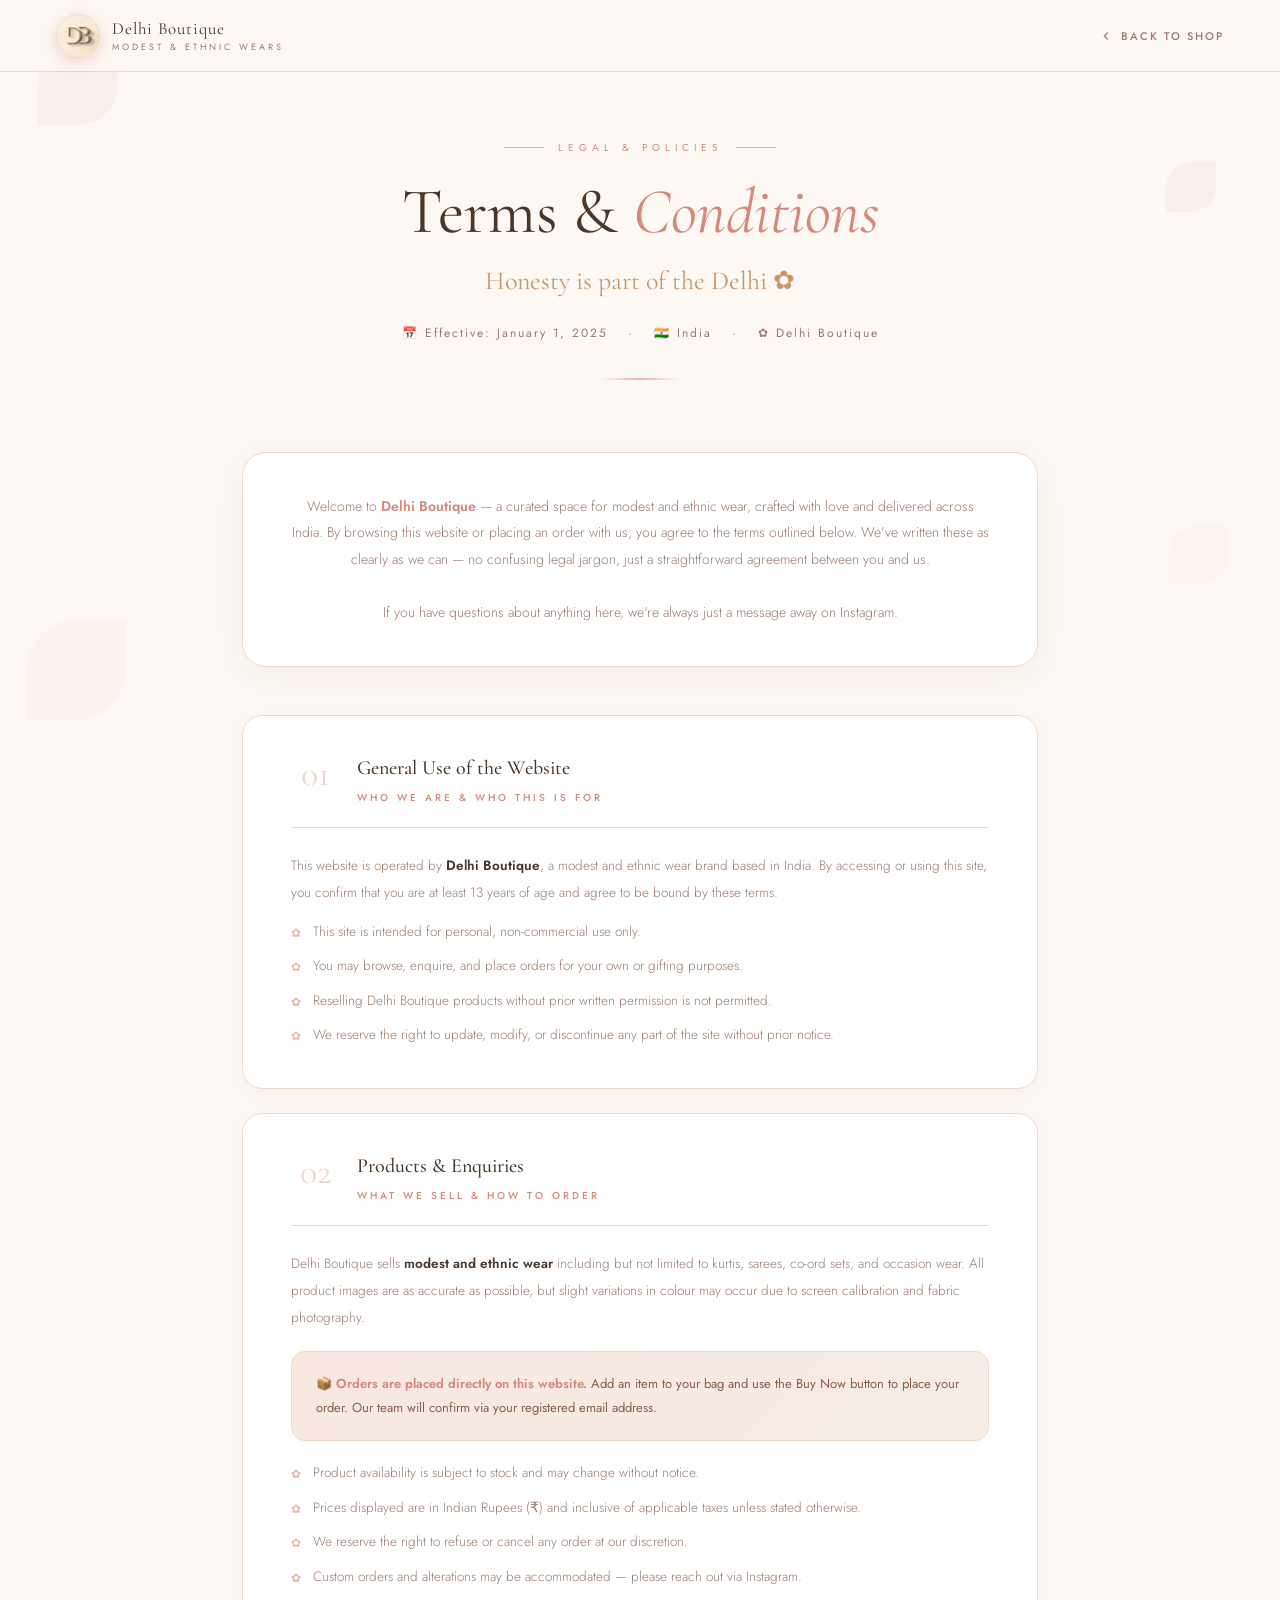
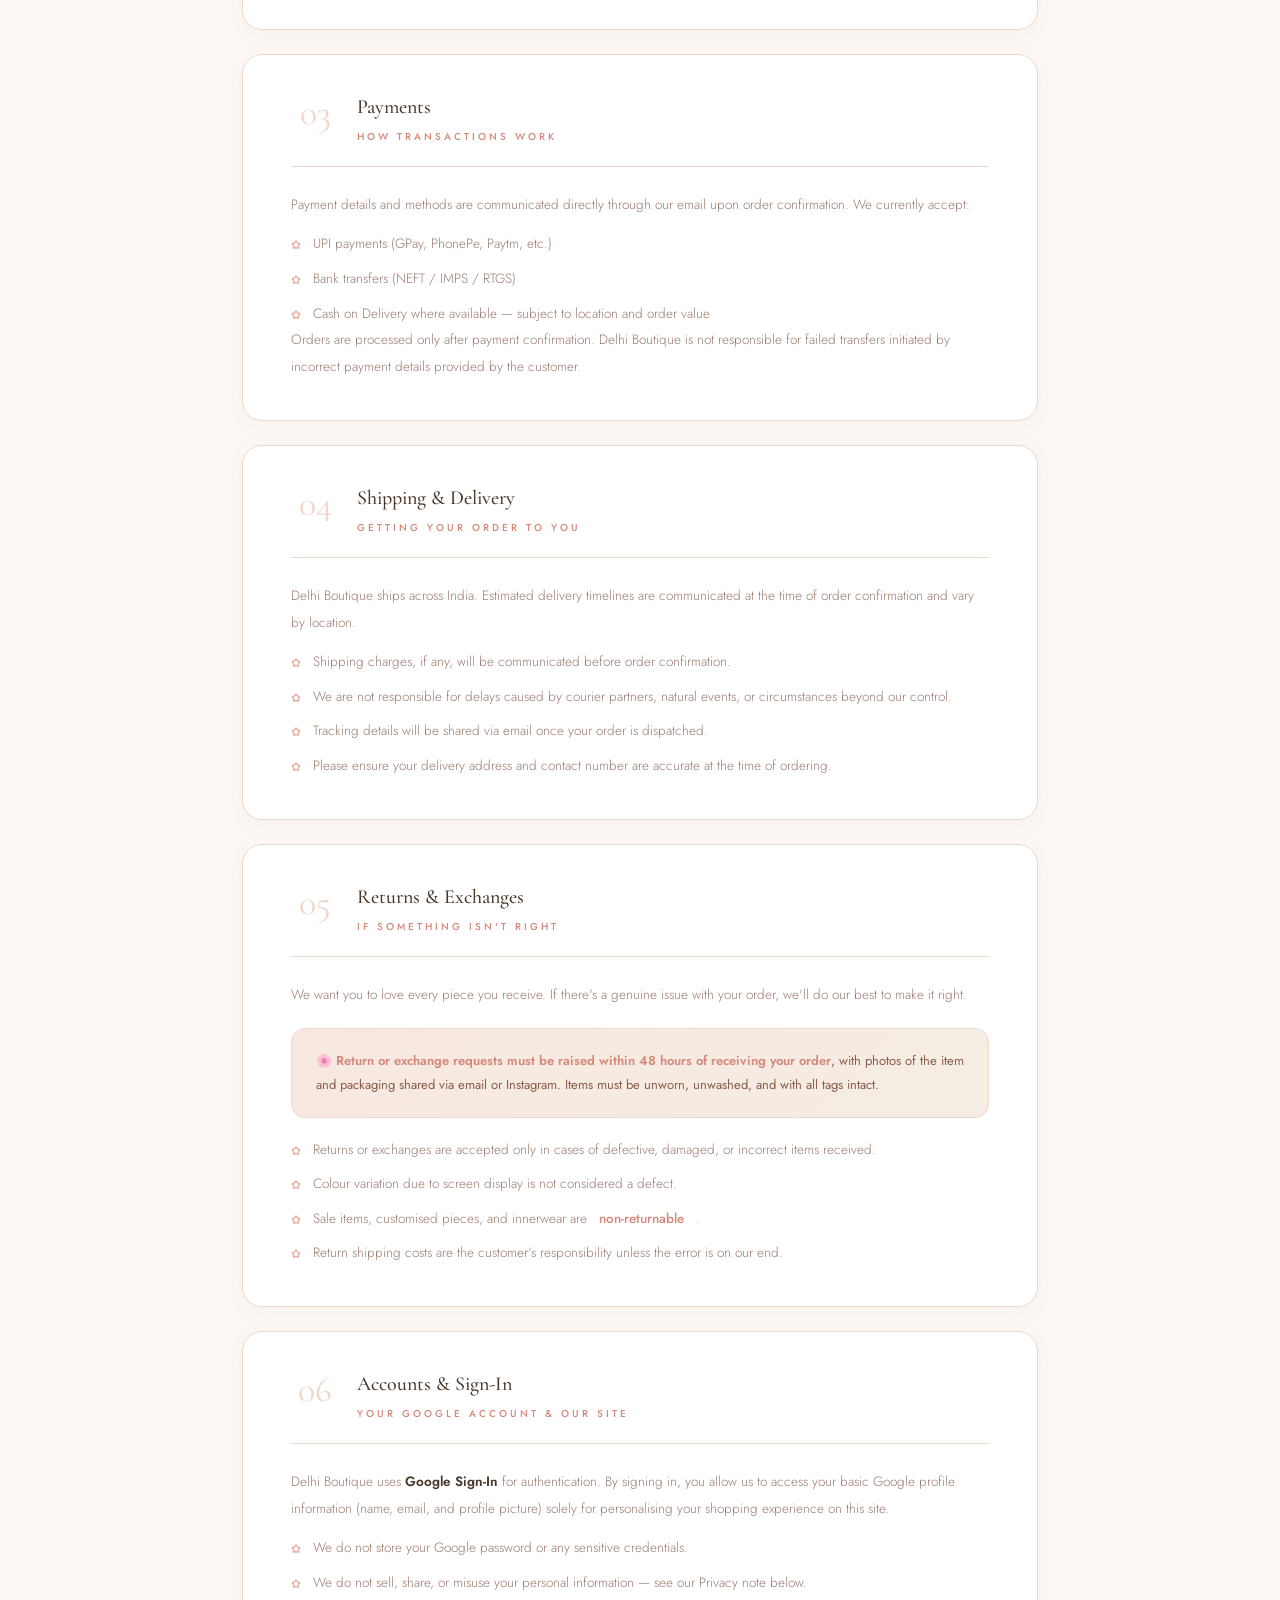
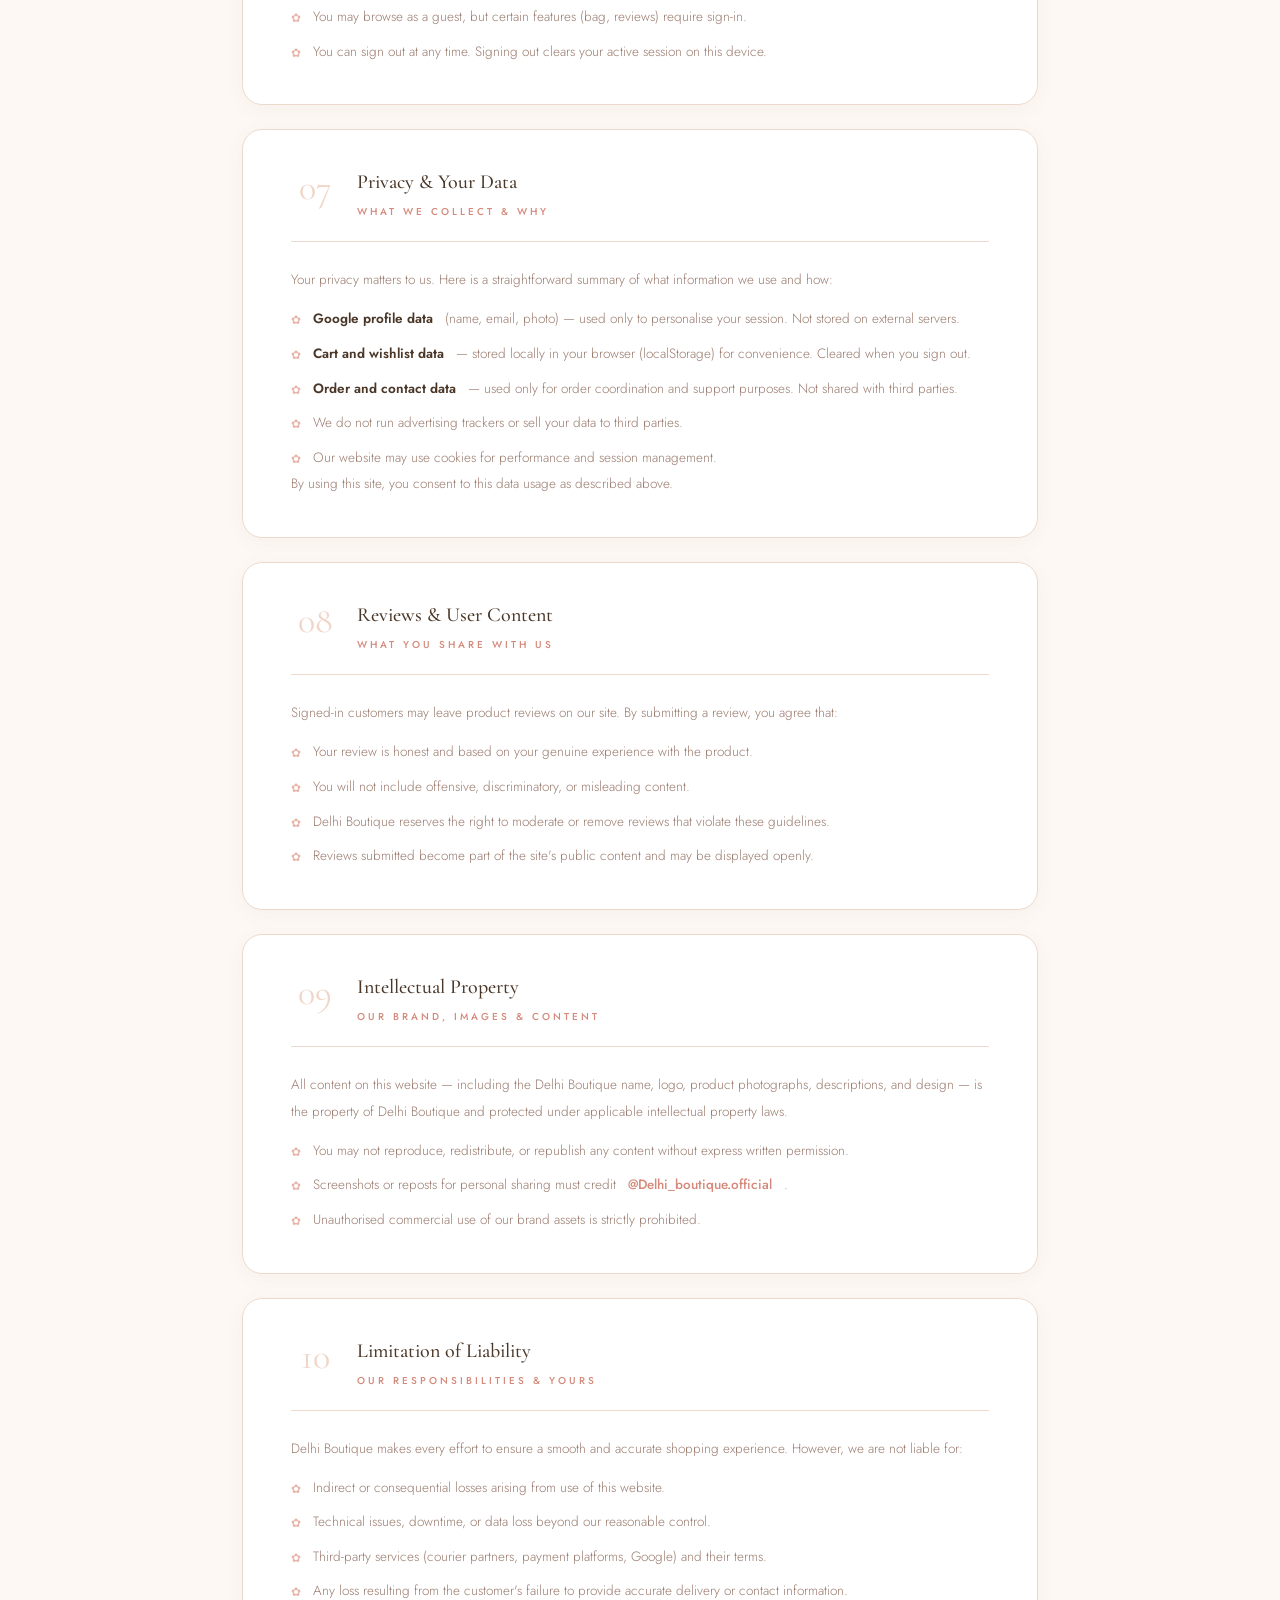
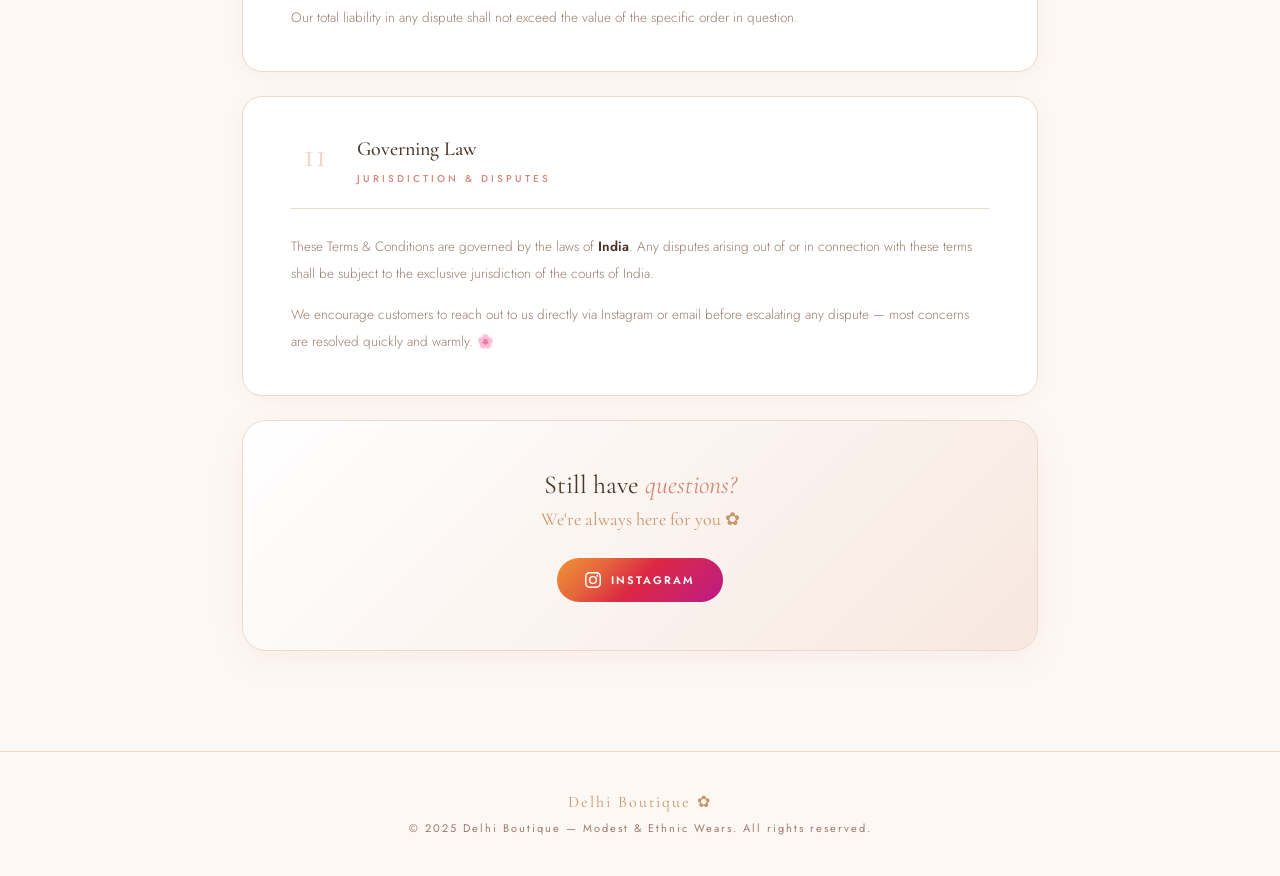
<file: terms.html>
<!DOCTYPE html>
<html lang="en">
<head>
<meta charset="UTF-8"/>
<meta name="viewport" content="width=device-width, initial-scale=1.0"/>
<title>Terms & Conditions — Delhi Boutique</title>
<meta name="description" content="Terms and Conditions for Delhi Boutique — Modest & Ethnic Wears."/>
<link rel="icon" href="BQT-Assets/DB%20Logo.png" type="image/png"/>
<link href="https://fonts.googleapis.com/css2?family=Cormorant+Garamond:ital,wght@0,300;0,400;0,500;0,600;1,300;1,400;1,500&family=Jost:wght@300;400;500&family=Dancing+Script:wght@500;600;700&display=swap" rel="stylesheet"/>
<style>
:root {
  --blush:#F7E8E0; --blush-deep:#F0D5C8; --rose:#D4897A; --rose-light:#E8B4A8;
  --ivory:#FDF8F4; --ivory-dark:#F5EDE4; --gold:#C9956A; --gold-light:#E8C4A8;
  --brown:#8B5E4A; --text:#4A3728; --text-light:#9A7B6E; --border:#EDD8CC;
  --ease:cubic-bezier(0.25,1,0.5,1);
}
*,*::before,*::after{box-sizing:border-box;margin:0;padding:0;}
html{scroll-behavior:smooth;}
body{font-family:'Jost',sans-serif;background:var(--ivory);color:var(--text);overflow-x:hidden;}
::-webkit-scrollbar{width:5px;}::-webkit-scrollbar-track{background:var(--ivory);}::-webkit-scrollbar-thumb{background:var(--rose-light);border-radius:3px;}

/* ══ FLOATING PETALS ══ */
.petal-bg{position:fixed;inset:0;pointer-events:none;overflow:hidden;z-index:0;}
.petal{position:absolute;border-radius:50% 0 50% 0;opacity:0.07;}
.petal:nth-child(1){width:80px;height:80px;background:var(--rose);top:5%;left:3%;animation:floatPetal 7s ease-in-out infinite;}
.petal:nth-child(2){width:50px;height:50px;background:var(--gold);top:18%;right:5%;animation:floatPetal 9s ease-in-out infinite 1s;}
.petal:nth-child(3){width:100px;height:100px;background:var(--rose-light);bottom:20%;left:2%;animation:floatPetal 8s ease-in-out infinite 2s;}
.petal:nth-child(4){width:60px;height:60px;background:var(--gold-light);bottom:35%;right:4%;animation:floatPetal 10s ease-in-out infinite 0.5s;}
.petal:nth-child(5){width:40px;height:40px;background:var(--rose);top:60%;left:45%;animation:floatPetal 6s ease-in-out infinite 3s;}
@keyframes floatPetal{0%,100%{transform:translateY(0) rotate(0deg);}50%{transform:translateY(-18px) rotate(8deg);}}

/* ══ NAV ══ */
nav{
  position:fixed;top:0;left:0;right:0;z-index:100;
  background:rgba(253,248,244,0.96);backdrop-filter:blur(16px);
  border-bottom:1px solid var(--border);
  display:flex;align-items:center;justify-content:space-between;
  padding:0 56px;height:72px;
}
.nav-logo{display:flex;align-items:center;gap:12px;text-decoration:none;}
.nav-logo-db{
  width:44px;height:44px;border-radius:50%;
  box-shadow:0 4px 16px rgba(212,137,122,0.35);flex-shrink:0;
  object-fit:cover;
}
.nav-brand-main{font-family:'Cormorant Garamond',serif;font-size:17px;color:var(--text);letter-spacing:1px;display:block;}
.nav-brand-sub{font-size:9px;letter-spacing:3px;text-transform:uppercase;color:var(--text-light);display:block;margin-top:1px;}
.nav-back{
  display:flex;align-items:center;gap:8px;
  font-size:11px;letter-spacing:2px;text-transform:uppercase;
  color:var(--text-light);text-decoration:none;font-weight:500;
  transition:color 0.3s;
}
.nav-back:hover{color:var(--rose);}
.nav-back svg{transition:transform 0.3s;}
.nav-back:hover svg{transform:translateX(-3px);}

/* ══ HERO ══ */
.hero{
  padding:140px 56px 72px;text-align:center;position:relative;z-index:1;
}
.hero-eyebrow{
  font-size:10px;letter-spacing:5px;text-transform:uppercase;
  color:var(--rose);margin-bottom:20px;display:flex;align-items:center;justify-content:center;gap:14px;
}
.hero-eyebrow::before,.hero-eyebrow::after{content:'';width:40px;height:1px;background:var(--rose-light);}
.hero-title{
  font-family:'Cormorant Garamond',serif;font-size:clamp(36px,5vw,64px);
  color:var(--text);font-weight:400;line-height:1.15;margin-bottom:16px;
}
.hero-title em{font-style:italic;color:var(--rose);}
.hero-script{
  font-family:'Cormorant Garamond',cursive;font-size:clamp(18px,2.5vw,26px);
  color:var(--gold);display:block;margin-bottom:28px;
}
.hero-meta{
  font-size:12px;color:var(--text-light);letter-spacing:2px;
  display:flex;align-items:center;justify-content:center;gap:20px;flex-wrap:wrap;
}
.hero-meta span{display:flex;align-items:center;gap:6px;}
.hero-divider{
  width:80px;height:2px;margin:36px auto 0;
  background:linear-gradient(90deg,transparent,var(--rose-light),transparent);
}

/* ══ MAIN LAYOUT ══ */
.page-wrap{
  max-width:860px;margin:0 auto;
  padding:0 32px 100px;position:relative;z-index:1;
}

/* ══ INTRO CARD ══ */
.intro-card{
  background:#fff;border:1px solid var(--border);border-radius:24px;
  padding:40px 48px;margin-bottom:48px;
  box-shadow:0 8px 32px rgba(139,94,74,0.07);
  text-align:center;
}
.intro-card p{
  font-size:14px;line-height:1.9;color:var(--text-light);font-weight:300;
}
.intro-card strong{color:var(--rose);font-weight:600;}

/* ══ SECTION ══ */
.tc-section{
  background:#fff;border:1px solid var(--border);border-radius:20px;
  padding:40px 48px;margin-bottom:24px;
  box-shadow:0 4px 20px rgba(139,94,74,0.05);
  opacity:0;transform:translateY(24px);
  transition:opacity 0.6s var(--ease),transform 0.6s var(--ease);
}
.tc-section.in{opacity:1;transform:translateY(0);}

.section-head{
  display:flex;align-items:flex-start;gap:18px;margin-bottom:24px;
  padding-bottom:20px;border-bottom:1px solid var(--border);
}
.section-num{
  font-family:'Cormorant Garamond',serif;font-size:36px;font-weight:400;
  color:var(--blush-deep);line-height:1;flex-shrink:0;
  width:48px;text-align:center;
}
.section-label{flex:1;}
.section-label h2{
  font-family:'Cormorant Garamond',serif;font-size:20px;font-weight:500;
  color:var(--text);margin-bottom:4px;
}
.section-label .section-sub{
  font-size:10px;letter-spacing:3px;text-transform:uppercase;color:var(--rose);font-weight:500;
}

.tc-body{font-size:13.5px;line-height:2;color:var(--text-light);font-weight:300;}
.tc-body p{margin-bottom:14px;}
.tc-body p:last-child{margin-bottom:0;}
.tc-body strong{color:var(--text);font-weight:600;}
.tc-body em{color:var(--rose);font-style:normal;font-weight:500;}

/* ══ POINT LIST ══ */
.tc-points{list-style:none;display:flex;flex-direction:column;gap:10px;margin-top:4px;}
.tc-points li{
  display:flex;align-items:flex-start;gap:12px;
  font-size:13.5px;line-height:1.8;color:var(--text-light);font-weight:300;
}
.tc-points li::before{
  content:'✿';color:var(--rose-light);font-size:12px;
  flex-shrink:0;margin-top:3px;
}

/* ══ HIGHLIGHT BOX ══ */
.tc-highlight{
  background:linear-gradient(135deg,var(--blush) 0%,var(--ivory-dark) 100%);
  border:1px solid var(--border);border-radius:14px;
  padding:20px 24px;margin:20px 0;
}
.tc-highlight p{font-size:13px;line-height:1.85;color:var(--brown);font-weight:400;}
.tc-highlight strong{color:var(--rose);}

/* ══ CONTACT FOOTER ══ */
.contact-card{
  background:linear-gradient(135deg,#fff 0%,var(--blush) 100%);
  border:1px solid var(--border);border-radius:24px;
  padding:48px;margin-top:12px;text-align:center;
  box-shadow:0 8px 32px rgba(212,137,122,0.1);
  opacity:0;transform:translateY(24px);
  transition:opacity 0.6s var(--ease),transform 0.6s var(--ease);
}
.contact-card.in{opacity:1;transform:translateY(0);}
.contact-title{font-family:'Cormorant Garamond',serif;font-size:26px;color:var(--text);font-weight:400;margin-bottom:8px;}
.contact-title em{font-style:italic;color:var(--rose);}
.contact-script{font-family:'Cormorant Garamond',cursive;font-size:18px;color:var(--gold);display:block;margin-bottom:28px;}
.contact-btns{display:flex;gap:14px;justify-content:center;flex-wrap:wrap;}
.contact-btn{
  display:inline-flex;align-items:center;gap:10px;
  padding:14px 28px;border-radius:100px;
  font-family:'Jost',sans-serif;font-size:11px;font-weight:600;
  letter-spacing:2px;text-transform:uppercase;text-decoration:none;
  transition:all 0.3s var(--ease);cursor:pointer;border:none;
}
.contact-btn-ig{background:linear-gradient(135deg,#f09433,#e6683c,#dc2743,#cc2366,#bc1888);color:#fff;}
.contact-btn-ig:hover{transform:translateY(-2px);box-shadow:0 8px 24px rgba(220,39,67,0.3);}

/* ══ FOOTER ══ */
.page-footer{
  text-align:center;padding:40px 32px;
  border-top:1px solid var(--border);
  font-size:11px;color:var(--text-light);letter-spacing:2px;
  position:relative;z-index:1;
}
.page-footer .footer-script{
  font-family:'Cormorant Garamond',cursive;font-size:16px;color:var(--gold);
  display:block;margin-bottom:8px;
}

/* ══ RESPONSIVE ══ */
@media(max-width:768px){
  nav{padding:0 20px;}
  .hero{padding:110px 20px 56px;}
  .page-wrap{padding:0 16px 80px;}
  .intro-card,.tc-section{padding:28px 24px;}
  .contact-card{padding:32px 24px;}
  .section-num{font-size:28px;width:36px;}
  .section-label h2{font-size:17px;}
}
</style>
</head>
<body>

<!-- FLOATING PETALS -->
<div class="petal-bg" aria-hidden="true">
  <div class="petal"></div>
  <div class="petal"></div>
  <div class="petal"></div>
  <div class="petal"></div>
  <div class="petal"></div>
</div>

<!-- NAV -->
<nav>
  <a class="nav-logo" href="index.html">
    <img class="nav-logo-db" src="BQT-Assets/DB%20Logo.png" alt="Delhi Boutique Logo" onerror="this.style.background='var(--rose)';this.removeAttribute('src');"/>
    <div>
      <span class="nav-brand-main">Delhi Boutique</span>
      <span class="nav-brand-sub">Modest & Ethnic Wears</span>
    </div>
  </a>
  <a class="nav-back" href="index.html">
    <svg width="14" height="14" viewBox="0 0 24 24" fill="none" stroke="currentColor" stroke-width="2"><polyline points="15 18 9 12 15 6"/></svg>
    Back to Shop
  </a>
</nav>

<!-- HERO -->
<section class="hero">
  <div class="hero-eyebrow">Legal & Policies</div>
  <h1 class="hero-title">Terms &amp; <em>Conditions</em></h1>
  <span class="hero-script">Honesty is part of the Delhi ✿</span>
  <div class="hero-meta">
    <span>📅 Effective: January 1, 2025</span>
    <span>·</span>
    <span>🇮🇳 India</span>
    <span>·</span>
    <span>✿ Delhi Boutique</span>
  </div>
  <div class="hero-divider"></div>
</section>

<!-- CONTENT -->
<main class="page-wrap">

  <!-- INTRO -->
  <div class="intro-card fade-up">
    <p>
      Welcome to <strong>Delhi Boutique</strong> — a curated space for modest and ethnic wear, crafted with love and delivered across India.
      By browsing this website or placing an order with us, you agree to the terms outlined below. We've written these as clearly as we can —
      no confusing legal jargon, just a straightforward agreement between you and us.
      <br/><br/>
      If you have questions about anything here, we're always just a message away on Instagram.
    </p>
  </div>

  <!-- 1. GENERAL USE -->
  <div class="tc-section fade-up">
    <div class="section-head">
      <div class="section-num">01</div>
      <div class="section-label">
        <h2>General Use of the Website</h2>
        <span class="section-sub">Who we are &amp; who this is for</span>
      </div>
    </div>
    <div class="tc-body">
      <p>This website is operated by <strong>Delhi Boutique</strong>, a modest and ethnic wear brand based in India. By accessing or using this site, you confirm that you are at least 13 years of age and agree to be bound by these terms.</p>
      <ul class="tc-points">
        <li>This site is intended for personal, non-commercial use only.</li>
        <li>You may browse, enquire, and place orders for your own or gifting purposes.</li>
        <li>Reselling Delhi Boutique products without prior written permission is not permitted.</li>
        <li>We reserve the right to update, modify, or discontinue any part of the site without prior notice.</li>
      </ul>
    </div>
  </div>

  <!-- 2. PRODUCTS & ENQUIRIES -->
  <div class="tc-section fade-up">
    <div class="section-head">
      <div class="section-num">02</div>
      <div class="section-label">
        <h2>Products &amp; Enquiries</h2>
        <span class="section-sub">What we sell &amp; how to order</span>
      </div>
    </div>
    <div class="tc-body">
      <p>Delhi Boutique sells <strong>modest and ethnic wear</strong> including but not limited to kurtis, sarees, co-ord sets, and occasion wear. All product images are as accurate as possible, but slight variations in colour may occur due to screen calibration and fabric photography.</p>
      <div class="tc-highlight">
        <p>📦 <strong>Orders are placed directly on this website.</strong> Add an item to your bag and use the Buy Now button to place your order. Our team will confirm via your registered email address.</p>
      </div>
      <ul class="tc-points">
        <li>Product availability is subject to stock and may change without notice.</li>
        <li>Prices displayed are in Indian Rupees (₹) and inclusive of applicable taxes unless stated otherwise.</li>
        <li>We reserve the right to refuse or cancel any order at our discretion.</li>
        <li>Custom orders and alterations may be accommodated — please reach out via Instagram.</li>
      </ul>
    </div>
  </div>

  <!-- 3. PAYMENTS -->
  <div class="tc-section fade-up">
    <div class="section-head">
      <div class="section-num">03</div>
      <div class="section-label">
        <h2>Payments</h2>
        <span class="section-sub">How transactions work</span>
      </div>
    </div>
    <div class="tc-body">
      <p>Payment details and methods are communicated directly through our email upon order confirmation. We currently accept:</p>
      <ul class="tc-points">
        <li>UPI payments (GPay, PhonePe, Paytm, etc.)</li>
        <li>Bank transfers (NEFT / IMPS / RTGS)</li>
        <li>Cash on Delivery where available — subject to location and order value</li>
      </ul>
      <p>Orders are processed only after payment confirmation. Delhi Boutique is not responsible for failed transfers initiated by incorrect payment details provided by the customer.</p>
    </div>
  </div>

  <!-- 4. SHIPPING -->
  <div class="tc-section fade-up">
    <div class="section-head">
      <div class="section-num">04</div>
      <div class="section-label">
        <h2>Shipping &amp; Delivery</h2>
        <span class="section-sub">Getting your order to you</span>
      </div>
    </div>
    <div class="tc-body">
      <p>Delhi Boutique ships across India. Estimated delivery timelines are communicated at the time of order confirmation and vary by location.</p>
      <ul class="tc-points">
        <li>Shipping charges, if any, will be communicated before order confirmation.</li>
        <li>We are not responsible for delays caused by courier partners, natural events, or circumstances beyond our control.</li>
        <li>Tracking details will be shared via email once your order is dispatched.</li>
        <li>Please ensure your delivery address and contact number are accurate at the time of ordering.</li>
      </ul>
    </div>
  </div>

  <!-- 5. RETURNS & EXCHANGES -->
  <div class="tc-section fade-up">
    <div class="section-head">
      <div class="section-num">05</div>
      <div class="section-label">
        <h2>Returns &amp; Exchanges</h2>
        <span class="section-sub">If something isn't right</span>
      </div>
    </div>
    <div class="tc-body">
      <p>We want you to love every piece you receive. If there's a genuine issue with your order, we'll do our best to make it right.</p>
      <div class="tc-highlight">
        <p>🌸 <strong>Return or exchange requests must be raised within 48 hours of receiving your order</strong>, with photos of the item and packaging shared via email or Instagram. Items must be unworn, unwashed, and with all tags intact.</p>
      </div>
      <ul class="tc-points">
        <li>Returns or exchanges are accepted only in cases of defective, damaged, or incorrect items received.</li>
        <li>Colour variation due to screen display is not considered a defect.</li>
        <li>Sale items, customised pieces, and innerwear are <em>non-returnable</em>.</li>
        <li>Return shipping costs are the customer's responsibility unless the error is on our end.</li>
      </ul>
    </div>
  </div>

  <!-- 6. ACCOUNTS & SIGN-IN -->
  <div class="tc-section fade-up">
    <div class="section-head">
      <div class="section-num">06</div>
      <div class="section-label">
        <h2>Accounts &amp; Sign-In</h2>
        <span class="section-sub">Your Google account &amp; our site</span>
      </div>
    </div>
    <div class="tc-body">
      <p>Delhi Boutique uses <strong>Google Sign-In</strong> for authentication. By signing in, you allow us to access your basic Google profile information (name, email, and profile picture) solely for personalising your shopping experience on this site.</p>
      <ul class="tc-points">
        <li>We do not store your Google password or any sensitive credentials.</li>
        <li>We do not sell, share, or misuse your personal information — see our Privacy note below.</li>
        <li>You may browse as a guest, but certain features (bag, reviews) require sign-in.</li>
        <li>You can sign out at any time. Signing out clears your active session on this device.</li>
      </ul>
    </div>
  </div>

  <!-- 7. PRIVACY -->
  <div class="tc-section fade-up">
    <div class="section-head">
      <div class="section-num">07</div>
      <div class="section-label">
        <h2>Privacy &amp; Your Data</h2>
        <span class="section-sub">What we collect &amp; why</span>
      </div>
    </div>
    <div class="tc-body">
      <p>Your privacy matters to us. Here is a straightforward summary of what information we use and how:</p>
      <ul class="tc-points">
        <li><strong>Google profile data</strong> (name, email, photo) — used only to personalise your session. Not stored on external servers.</li>
        <li><strong>Cart and wishlist data</strong> — stored locally in your browser (localStorage) for convenience. Cleared when you sign out.</li>
        <li><strong>Order and contact data</strong> — used only for order coordination and support purposes. Not shared with third parties.</li>
        <li>We do not run advertising trackers or sell your data to third parties.</li>
        <li>Our website may use cookies for performance and session management.</li>
      </ul>
      <p>By using this site, you consent to this data usage as described above.</p>
    </div>
  </div>

  <!-- 8. REVIEWS & CONTENT -->
  <div class="tc-section fade-up">
    <div class="section-head">
      <div class="section-num">08</div>
      <div class="section-label">
        <h2>Reviews &amp; User Content</h2>
        <span class="section-sub">What you share with us</span>
      </div>
    </div>
    <div class="tc-body">
      <p>Signed-in customers may leave product reviews on our site. By submitting a review, you agree that:</p>
      <ul class="tc-points">
        <li>Your review is honest and based on your genuine experience with the product.</li>
        <li>You will not include offensive, discriminatory, or misleading content.</li>
        <li>Delhi Boutique reserves the right to moderate or remove reviews that violate these guidelines.</li>
        <li>Reviews submitted become part of the site's public content and may be displayed openly.</li>
      </ul>
    </div>
  </div>

  <!-- 9. INTELLECTUAL PROPERTY -->
  <div class="tc-section fade-up">
    <div class="section-head">
      <div class="section-num">09</div>
      <div class="section-label">
        <h2>Intellectual Property</h2>
        <span class="section-sub">Our brand, images &amp; content</span>
      </div>
    </div>
    <div class="tc-body">
      <p>All content on this website — including the Delhi Boutique name, logo, product photographs, descriptions, and design — is the property of Delhi Boutique and protected under applicable intellectual property laws.</p>
      <ul class="tc-points">
        <li>You may not reproduce, redistribute, or republish any content without express written permission.</li>
        <li>Screenshots or reposts for personal sharing must credit <em>@Delhi_boutique.official</em>.</li>
        <li>Unauthorised commercial use of our brand assets is strictly prohibited.</li>
      </ul>
    </div>
  </div>

  <!-- 10. LIMITATION OF LIABILITY -->
  <div class="tc-section fade-up">
    <div class="section-head">
      <div class="section-num">10</div>
      <div class="section-label">
        <h2>Limitation of Liability</h2>
        <span class="section-sub">Our responsibilities &amp; yours</span>
      </div>
    </div>
    <div class="tc-body">
      <p>Delhi Boutique makes every effort to ensure a smooth and accurate shopping experience. However, we are not liable for:</p>
      <ul class="tc-points">
        <li>Indirect or consequential losses arising from use of this website.</li>
        <li>Technical issues, downtime, or data loss beyond our reasonable control.</li>
        <li>Third-party services (courier partners, payment platforms, Google) and their terms.</li>
        <li>Any loss resulting from the customer's failure to provide accurate delivery or contact information.</li>
      </ul>
      <p>Our total liability in any dispute shall not exceed the value of the specific order in question.</p>
    </div>
  </div>

  <!-- 11. GOVERNING LAW -->
  <div class="tc-section fade-up">
    <div class="section-head">
      <div class="section-num">11</div>
      <div class="section-label">
        <h2>Governing Law</h2>
        <span class="section-sub">Jurisdiction &amp; disputes</span>
      </div>
    </div>
    <div class="tc-body">
      <p>These Terms &amp; Conditions are governed by the laws of <strong>India</strong>. Any disputes arising out of or in connection with these terms shall be subject to the exclusive jurisdiction of the courts of India.</p>
      <p>We encourage customers to reach out to us directly via Instagram or email before escalating any dispute — most concerns are resolved quickly and warmly. 🌸</p>
    </div>
  </div>

  <!-- CONTACT CARD -->
  <div class="contact-card fade-up">
    <h2 class="contact-title">Still have <em>questions?</em></h2>
    <span class="contact-script">We're always here for you ✿</span>
    <div class="contact-btns">
      <a class="contact-btn contact-btn-ig" href="https://instagram.com/Delhi_boutique.official" target="_blank" rel="noopener">
        <svg width="16" height="16" viewBox="0 0 24 24" fill="currentColor"><path d="M12 2.163c3.204 0 3.584.012 4.85.07 3.252.148 4.771 1.691 4.919 4.919.058 1.265.069 1.645.069 4.849 0 3.205-.012 3.584-.069 4.849-.149 3.225-1.664 4.771-4.919 4.919-1.266.058-1.644.07-4.85.07-3.204 0-3.584-.012-4.849-.07-3.26-.149-4.771-1.699-4.919-4.92-.058-1.265-.07-1.644-.07-4.849 0-3.204.013-3.583.07-4.849.149-3.227 1.664-4.771 4.919-4.919 1.266-.057 1.645-.069 4.849-.069zM12 0C8.741 0 8.333.014 7.053.072 2.695.272.273 2.69.073 7.052.014 8.333 0 8.741 0 12c0 3.259.014 3.668.072 4.948.2 4.358 2.618 6.78 6.98 6.98C8.333 23.986 8.741 24 12 24c3.259 0 3.668-.014 4.948-.072 4.354-.2 6.782-2.618 6.979-6.98.059-1.28.073-1.689.073-4.948 0-3.259-.014-3.667-.072-4.947-.196-4.354-2.617-6.78-6.979-6.98C15.668.014 15.259 0 12 0zm0 5.838a6.162 6.162 0 100 12.324 6.162 6.162 0 000-12.324zM12 16a4 4 0 110-8 4 4 0 010 8zm6.406-11.845a1.44 1.44 0 100 2.881 1.44 1.44 0 000-2.881z"/></svg>
        Instagram
      </a>
    </div>
  </div>

</main>

<!-- PAGE FOOTER -->
<footer class="page-footer">
  <span class="footer-script">Delhi Boutique ✿</span>
  © 2025 Delhi Boutique — Modest &amp; Ethnic Wears. All rights reserved.
</footer>

<script>
// Fade-in on scroll
const obs = new IntersectionObserver((entries) => {
  entries.forEach((e, i) => {
    if (e.isIntersecting) {
      setTimeout(() => e.target.classList.add('in'), i * 80);
      obs.unobserve(e.target);
    }
  });
}, { threshold: 0.06 });
document.querySelectorAll('.fade-up').forEach(el => obs.observe(el));
</script>
</body>
</html>
</file>
